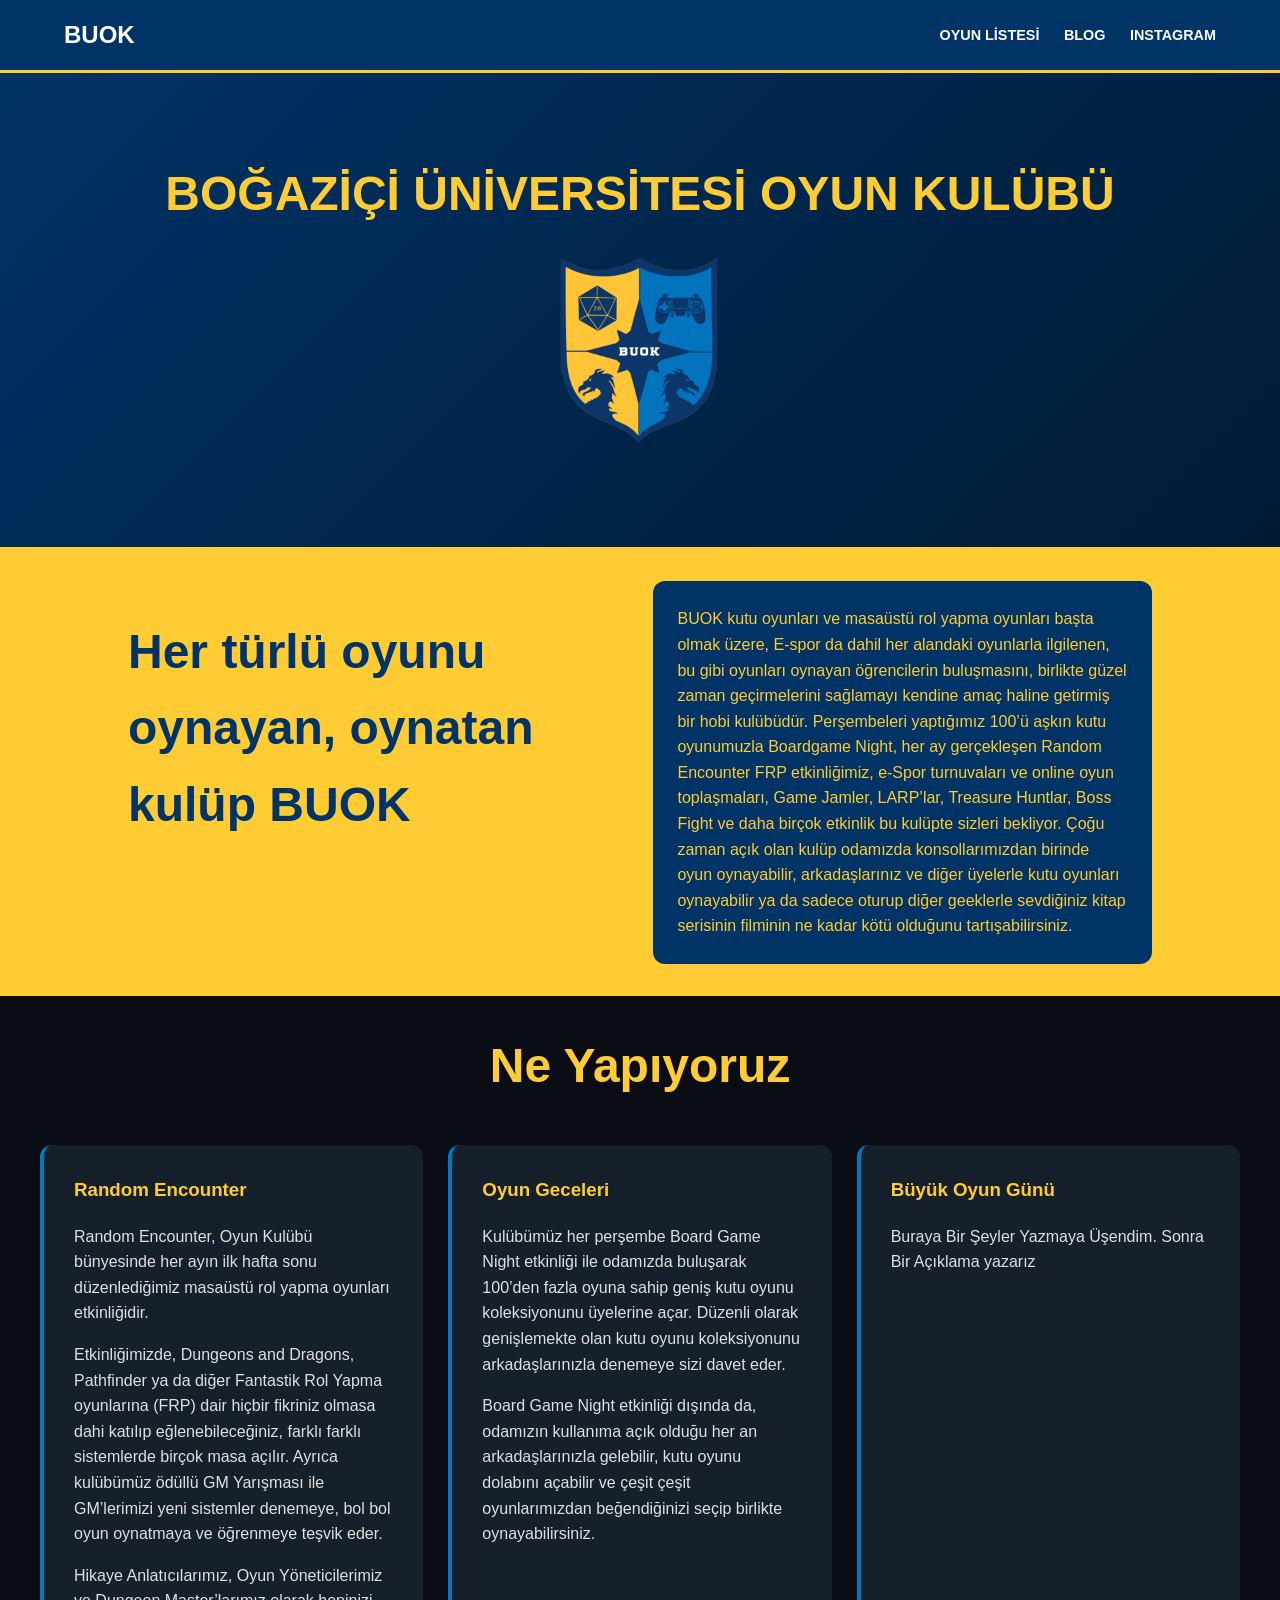
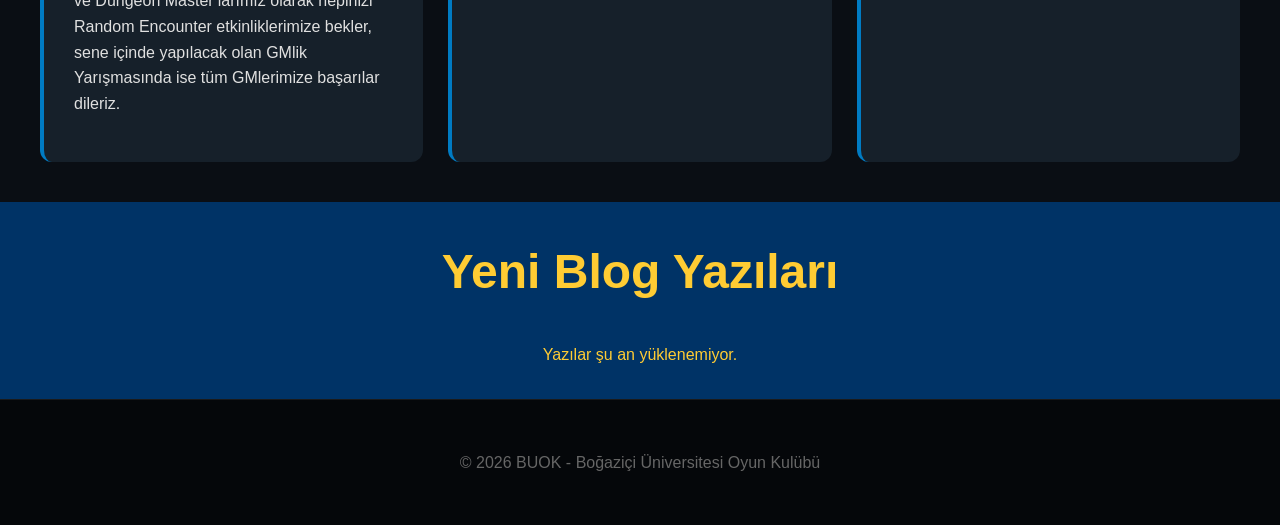
<file: index.html>
<!DOCTYPE html>
<html lang="en">
<head>
    <meta charset="UTF-8">
    <meta name="viewport" content="width=device-width, initial-scale=1.0">
    <title>BUOK | Boğaziçi Üniversitesi Oyun Kulübü</title>
    <style>
        :root {
            --deep-navy: #003366;   /* Logo Border/Star */
            --gold: #FFCC33;        /* Logo Yellow */
            --bright-blue: #007BC3; /* Logo Blue */
            --bg-dark: #0a0e14;     /* Deep Dark background */
            --card-bg: #16202a;     /* Slightly lighter dark for cards */
            --text-light: #e0e0e0;
        }

        /*Gövde ile ilgili default ayarlar*/
        body { 
            font-family: 'Segoe UI', Roboto, Helvetica, Arial, sans-serif;
            background-color: var(--bg-dark);
            color: var(--text-light);
            margin: 0;
            line-height: 1.6;
        }

        /*Navigasyon*/
        nav {
            background: var(--deep-navy);
            padding: 1rem 5%;
            position: sticky;
            display: flex;
            justify-content: space-between;
            align-items: center;
            border-bottom: 3px solid var(--gold);
            top: 0;
            z-index: 1000;
        }

        .nav-links a {
            margin-left: 20px;
            text-decoration: none;
            color: white; /*Bunun rengi altın rengine de değiştirebiliriz*/
            font-weight: bold;
            font-size: 0.9rem;
            transition: var(--gold) 0.3s ease; /*İmleç linke geldiğinde rengi değişsin*/
        }

        /*Renk değişimindeki renk (neden transition'da yapamadığımı ben de bilmiyorum)*/
        a:hover { color: var(--gold)}

        /*Bütün titlelar merkeze eşlenmiş olması lazım*/
        .title {text-align: center}

        h1 { color: var(--gold); font-size: 3rem; margin-bottom: 0; }

        /*BUOK logosunun linki navigasyondaki diğer linklerden farklı bir tasarımı var*/
        .logo-link {
            text-decoration: none; 
            color: white; 
            transition: color 0.3s ease;
            display: inline-block;
        }

        /*Hakkımızda Kısmı*/
        .hakkimizda {
            background-color: var(--gold);
            color: var(--deep-navy);
            display: grid;
            grid-template-columns: repeat(auto-fit, minmax(300px, 1fr));
            gap: 25px;
            padding: 2rem 10%;
        }

        /*Ne Yapıyoruz Kısmı*/
        .neyapiyoruz {
            max-width: 1200px;
            margin: 40px auto;
            display: grid;
            grid-template-columns: repeat(auto-fit, minmax(300px, 1fr));
            gap: 25px;
            padding: 0 20px;
        }

        /*Ne Yapıyoruz ve Blog kısmındaki kartların tasarımı*/
        .card {
            background: var(--card-bg);
            padding: 30px;
            border-radius: 12px;
            border-left: 4px solid var(--bright-blue);
            transition: all 0.3s ease;
        }

        /*İmleç Kartların üstüne geldiği zaman hareketi*/
        .card:hover {
            transform: translateY(-10px);
            border-left: 4px solid var(--gold);
            box-shadow: 0 10px 30px rgba(0,0,0,0.5);
        }

        /*Kartın içindeki h3'ler yukarıda ve altın renginde olsun*/
        .card h3 { color: var(--gold); margin-top: 0; }

        /*Blogtaki kartlar, diğer kartlardan farklı arkaplana ve birbirleri arasında daha az mesafeye ihtiyacı var*/
        /*Buna sol sınırının renkli olmasına pek gerek olmadığını düşündüm ama buradan eklenebilir.*/
        .blog > .card{
            background: var(--bright-blue);
            border-left: none;
            margin: 30px;
        }

        /*Standart olarak kabul ettiğim buton Kayıt kısmında yer alan gibi düşündüm*/
        /*Sonra onda da oynamalar yaptım ama kodu çok eşelemek istemediğim için duruyor*/
        .btn {
            display: inline-block;
            margin-top: 20px;
            padding: 12px 25px;
            background: var(--bright-blue);
            color: white;
            border-radius: 5px;
            text-decoration: none;
            font-weight: bold;
            transition: background 0.3s;
        }

        .btn:hover { background: #005f96; }

        .blog > .btn:hover {background: var(--gold);}
        
        /*Fotoğraf Albümünden Örnekler*/
        .photo-album{
            background-color: var(--deep-navy);
            display: flex;
            flex-wrap: wrap;
            justify-content: center;
        }

        footer {
            text-align: center;
            padding: 50px;
            background: #05070a;
            color: #666;
            border-top: 1px solid #1a1a1a;
        }

        @media screen and (max-width: 768px) {
            .hakkimizda > h1 {
                text-align: center;
            }
}
    </style>
</head>
<body>

<nav>
    <div class="logo-container" style = "display: flex; align-items: center;">
        <span style="font-size: 1.5rem; font-weight: 900;"><a href="index.html" class="logo-link">BUOK</a></span>
    </div>
    <div class="nav-links">
        <a href="https://boardgamegeek.com/collection/user/BUOK">OYUN LİSTESİ</a>
        <a href="blog.html">BLOG</a>
        <a href="https://www.instagram.com/boun_buok/">INSTAGRAM</a>
    </div>
</nav>

<!--Etkinlik Kayıt Kısmı-->
<!--Burayı sonradan yapmıştım o yüzden style'lar böyle görünüyor.-->
<!--Biraz kötü görünüyor olabilir, kusuruma bakmayın-->
<header id="registration-section" style="background-color: var(--card-bg); padding: 2rem 5%; border-bottom: 3px solid var(--bright-blue); display: none;">
    <h2 style="color: var(--gold); text-align: center; margin-top: 0;">Etkinlik Kayıt Formu</h2>
    
    <div id="event-selector-container" style="max-width: 600px; margin: 0 auto 20px;">
        <label><strong>Etkinlik Seçin:</strong></label>
        <select id="event-select" onchange="updateGroupOptions()" style="width:100%; padding:10px; border-radius:5px; background:#0a0e14; color:white; border:1px solid var(--gold);"></select>
    </div>

    <div id="registration-form" style="max-width: 600px; margin: 0 auto; display: grid; gap: 15px;">
        <div>
            <label><strong>Masa / Grup Seçin:</strong></label>
            <select id="group-select" onchange="showGroupDescription()" style="width:100%; padding:10px; border-radius:5px; background:#0a0e14; color:white; border:1px solid var(--gold);"></select>
        </div>

        <div id="group-desc-box" style="display: none;">
            <strong>Oyun Açıklaması:</strong>
            <p id="group-desc-text" style="font-size: 0.9rem; padding: 10px; margin-top: 5px; color: #e0e0e0; background-color: var(--bg-dark); border-radius: 5px; border:1px solid var(--gold)"></p>
        </div>

        <strong>Oyuncu Bilgileri:</strong>
        <input type="text" id="name" placeholder="Ad Soyad" required style="padding:10px; border-radius:5px;">
        <input type="text" id="phone" placeholder="Telefon Numarası" required style="padding:10px; border-radius:5px;">
        <select id="entry" style="padding:10px; border-radius:5px;">
            <option value="">Okula Giriş Yetkiniz Var mı?</option>
            <option value="Evet">Evet (Öğrenci/Mezun)</option>
            <option value="Hayır">Hayır (Dış Katılımcı)</option>
        </select>
        <textarea id="notes" placeholder="Karakter Tercihleriniz veya Notlar" style="padding:10px; border-radius:5px;"></textarea>
        
        <button class="btn" onclick="submitRegistration()" style="width:100%;">KAYDOL</button>
    </div>
</header>

<script>
    // Sunucuya sürekli erişimimiz olmayacağı için veri saklama ve değişimler Google Sheets'ten yapmayı düşünüyorum.
    const SCRIPT_URL = "https://script.google.com/macros/s/AKfycbynNlPBLxGrKs2IEcsVzAMTJJzG9_WPa0bdIHWiG-2_xpnqlUoypH0u_wL_GFSHPwQj6A/exec";
    let allEvents = [];

    // Veriyi linkten çek
    async function fetchEvents() {
        try {
            const res = await fetch(`${SCRIPT_URL}?action=getEvents`);
            allEvents = await res.json();
            
            if (allEvents.length > 0) {
                document.getElementById('registration-section').style.display = 'block';
                populateEvents();
            }
        } catch (e) { console.error("Veri yüklenemedi"); }
    }

    // Çekilen etkinlikleri  event-select üzerinden göster
    function populateEvents() {
        const evSelect = document.getElementById('event-select');
        evSelect.innerHTML = allEvents.map(ev => `<option value="${ev.id}">${ev.name} (${ev.date})</option>`).join('');
        updateGroupOptions();
    }

    // Her etkinliğin gruplarını group-select'de göster:
    function updateGroupOptions() {
        const evId = document.getElementById('event-select').value;
        const event = allEvents.find(e => e.id == evId);
        const groupSelect = document.getElementById('group-select');
        
        groupSelect.innerHTML = '<option value="">Masa Seçiniz...</option>' + 
            event.groups.map(g => {
                const isFull = g.players && g.players.length >= g.capacity; 
                return `<option value="${g.id}" ${isFull ? 'disabled' : ''}>
                    ${g.gname} - ${g.gm} (${g.players ? g.players.length : 0}/${g.capacity}) ${isFull ? '[DOLDU]' : ''}
                </option>`;
            }).join('');
        
        showGroupDescription();
    }

    // Her grubun açıklamasını göster
    // Önceki selectlerden farklı olarak sadece tek bir şey göstermesi ve p şeklinde görünmesi gerekiyor
    function showGroupDescription() {
        const evId = document.getElementById('event-select').value;
        const groupId = document.getElementById('group-select').value;
        const descBox = document.getElementById('group-desc-box');
        const descText = document.getElementById('group-desc-text');

        if (!groupId) {
            descBox.style.display = 'none';
            return;
        }

        const event = allEvents.find(e => e.id == evId);
        const group = event.groups.find(g => g.id === groupId);

        if (group && group.description) {
            descText.innerText = group.description;
            descBox.style.display = 'block';
        } else {
            descBox.style.display = 'none';
        }
    }

    //Yazılan her şeyi 
    async function submitRegistration() {
        const eventId = document.getElementById('event-select').value;
        const groupId = document.getElementById('group-select').value;

        const pName = document.getElementById('name').value;
        const pPhone = document.getElementById('phone').value;
        const pEntry = document.getElementById('entry').value;
        const pChoices = document.getElementById('notes').value;

        // Validation
        if(!pName || !pPhone || !groupId) {
            alert("Lütfen tüm zorunlu alanları doldurun.");
            return;
        }

        const playerData = {
            name: pName,
            phone: pPhone,
            entry: pEntry,
            notes: pChoices 
        };

        if(!confirm("Kaydolmak istediğinize emin misiniz?")) return;

        try {
            const response = await fetch(SCRIPT_URL, {
                method: "POST",
                headers: {
                    "Content-Type": "text/plain;charset=utf-8",
                },
                body: JSON.stringify({
                    action: "registerPlayer",
                    eventId: eventId,
                    groupId: groupId,
                    playerData: playerData
                })
            });

            // Google Apps Script POST isteklerinde redirect yaptığı için
            // yanıt bazen doğrudan JSON olmayabilir.
            const result = await response.json();

            if (result.success) {
                alert("Başarıyla kaydoldunuz!");
                location.reload();
            } else {
                alert("Hata: " + result.message);
            }
        } catch (e) { // Sürekli CORS engeli ile karşılaştığım için böyle bir şey eklendim. Belki bunu kaldırabilirim.
            console.error("Detaylı Hata:", e);
            alert("Bağlantı hatası veya CORS engeli oluştu. Lütfen Google Script ayarlarını kontrol edin.");
        }
    }

    // Normalde burası Blog kısmının altında olacaktı ama veri çekmeyi aynı anda yapması için bu fonksiyonu buraya ekledim.
    async function fetchLatestBlogs() {
        try {
            const res = await fetch(`${SCRIPT_URL}?action=getBlogs`);
            const blogs = await res.json();
            
            //En son 3 blog. İstenirse sayısı arttırılır.
            const latestBlogs = blogs.slice(-3).reverse(); 

            const container = document.getElementById('latest-blog-container');
            
            if (latestBlogs.length === 0) {
                container.innerHTML = '<p style="text-align: center; color: var(--gold);">Henüz yayınlanmış bir yazı bulunmuyor.</p>';
                return;
            }

            container.innerHTML = latestBlogs.map(blog => `
                <div class="card" style="background: var(--bright-blue); border-left: none; margin: 10px; display: flex; flex-direction: column;">
                    <h3 style="color: white;">${blog.title}</h3>
                    <h4 style="color: var(--gold); margin-top: 0;">${blog.author} - ${blog.date}</h4>
                    <p style="color: white; margin-top: 0; flex-grow: 1;">${blog.summary}</p>
                    <a href="blog_page.html?id=${blog.id}" class="btn" style="background: var(--deep-navy); align-self: flex-start;">DEVAMINI OKU</a>
                </div>
            `).join('');
        } catch (e) {
            console.error("Bloglar yüklenirken hata oluştu:", e);
            document.getElementById('latest-blog-container').innerHTML = '<p style="text-align: center; color: var(--gold);">Yazılar şu an yüklenemiyor.</p>';
        }
    }

    async function fetchFeaturedGame() {
        try {
            const res = await fetch(`${SCRIPT_URL}?action=getSelectedGame`);
            const game = await res.json();
            
            if (game && game.name) {
                document.getElementById('feat-game-name').innerText = game.name;
                document.getElementById('feat-game-size').innerText = game.size;
                document.getElementById('feat-game-description').innerText = game.description;
                document.getElementById('feat-game-duration').innerText = game.duration;
                document.getElementById('feat-game-difficulty').innerText = game.difficulty;
                
                // Make the section visible
                document.getElementById('featured-game-section').style.display = 'block';
            }
        } catch (e) {
            console.error("Öne çıkan oyun yüklenemedi:", e);
        }
    }

    window.onload = () => {
        fetchEvents();     
        fetchLatestBlogs();
        fetchFeaturedGame();
    };
</script>

<div class="welcome" style="background: linear-gradient(135deg, var(--deep-navy) 0%, #001a33 100%); padding: 50px 5%; border-bottom: 2px solid var(--gold);">
    <h1 class="title">BOĞAZİÇİ ÜNİVERSİTESİ OYUN KULÜBÜ</h1>
    <img src="buokneo.png" style="display: block; max-width: 200px; margin-left: auto; margin-right: auto; padding-top: 15px; padding-bottom: 50px;">
</div>

<!--Buranın dar ekranlarda görünüşünü beğenmediğim. Belki değiştirilmesi gerekebilir.-->
<div class="hakkimizda">
    <div><h1 style="color: var(--deep-navy);">Her türlü oyunu oynayan, oynatan kulüp BUOK</h1></div>
    <div style="background-color: var(--deep-navy); color: var(--gold); padding: 5%; border-radius: 12px;">BUOK kutu oyunları ve masaüstü rol yapma oyunları başta olmak üzere, E-spor da dahil her alandaki oyunlarla ilgilenen, bu gibi oyunları oynayan öğrencilerin buluşmasını, birlikte güzel zaman geçirmelerini sağlamayı kendine amaç haline getirmiş bir hobi kulübüdür. Perşembeleri yaptığımız 100’ü aşkın kutu oyunumuzla Boardgame Night, her ay gerçekleşen Random Encounter FRP etkinliğimiz, e-Spor turnuvaları ve online oyun toplaşmaları, Game Jamler, LARP’lar, Treasure Huntlar, Boss Fight ve daha birçok etkinlik bu kulüpte sizleri bekliyor. Çoğu zaman açık olan kulüp odamızda konsollarımızdan birinde oyun oynayabilir, arkadaşlarınız ve diğer üyelerle kutu oyunları oynayabilir ya da sadece oturup diğer geeklerle sevdiğiniz kitap serisinin filminin ne kadar kötü olduğunu tartışabilirsiniz. </div>
</div>

<!--Tabii ki daha fazla etkinliğimiz ve daha uygun açıklamalarımız olacaktır.-->
<h1 class="title">Ne Yapıyoruz</h1>
<div class="neyapiyoruz">
    <div class="card">
        <h3>Random Encounter</h3>
        <p>Random Encounter, Oyun Kulübü bünyesinde her ayın ilk hafta sonu düzenlediğimiz masaüstü rol yapma oyunları etkinliğidir.
        <p>Etkinliğimizde, Dungeons and Dragons, Pathfinder ya da diğer Fantastik Rol Yapma oyunlarına (FRP) dair hiçbir fikriniz olmasa dahi katılıp eğlenebileceğiniz, farklı farklı sistemlerde birçok masa açılır. Ayrıca kulübümüz ödüllü GM Yarışması ile GM’lerimizi yeni sistemler denemeye, bol bol oyun oynatmaya ve öğrenmeye teşvik eder.</p>
        <p>Hikaye Anlatıcılarımız, Oyun Yöneticilerimiz ve Dungeon Master’larımız olarak hepinizi Random Encounter etkinliklerimize bekler, sene içinde yapılacak olan GMlik Yarışmasında ise tüm GMlerimize başarılar dileriz.</p>
    </div>

    <div class="card">
        <h3>Oyun Geceleri</h3>
        <p>Kulübümüz her perşembe Board Game Night etkinliği ile odamızda buluşarak 100’den fazla oyuna sahip geniş kutu oyunu koleksiyonunu üyelerine açar. Düzenli olarak genişlemekte olan kutu oyunu koleksiyonunu arkadaşlarınızla denemeye sizi davet eder.</p>
        <p>Board Game Night etkinliği dışında da, odamızın kullanıma açık olduğu her an arkadaşlarınızla gelebilir, kutu oyunu dolabını açabilir ve çeşit çeşit oyunlarımızdan beğendiğinizi seçip birlikte oynayabilirsiniz.</p>
    </div>

    <div class="card">
        <h3>Büyük Oyun Günü</h3>
        <p>Buraya Bir Şeyler Yazmaya Üşendim. Sonra Bir Açıklama yazarız</p>
    </div>
</div>

<h1 class="title" style="margin-top: 25px; padding-top: 2.5%; background-color: var(--deep-navy); color: var(--gold)">Yeni Blog Yazıları</h1>
<div class="blog" id="latest-blog-container" style="background: var(--deep-navy); margin-top: 0px; padding: 15px; display: grid; grid-template-columns: repeat(auto-fit, minmax(300px, 1fr)); gap: 20px;">
    <p style="text-align: center; color: var(--gold);">Blog yazıları yükleniyor...</p>
</div>

<div id="featured-game-section" style="display: none; max-width: 1200px; margin: 40px auto; padding: 0 20px;">
    <h1 class="title">Öne Çıkan Oyun<br></h1>
    <div class="card" style="border-left: 4px solid var(--gold); display: flex; flex-direction: column; gap: 10px;">
        <div style="display: flex; justify-content: space-between; align-items: baseline; flex-wrap: wrap;">
            <h2 id="feat-game-name" style="color: var(--gold); margin: 0;"></h2>
        </div>
        <p id="feat-game-description" style="font-style: italic; color: #bbb;"></p>
        <div style="display: grid; grid-template-columns: repeat(auto-fit, minmax(150px, 1fr)); gap: 10px; margin-top: 10px; font-size: 0.85rem; border-top: 1px solid #333; padding-top: 10px;">
            <div><strong>Oyuncu Sayısı:</strong> <span id="feat-game-size"></span></div>
            <div><strong>Süre:</strong> <span id="feat-game-duration"></span></div>
            <div><strong>Zorluk:</strong> <span id="feat-game-difficulty"></span></div>
        </div>
    </div>
</div>

<footer>
    © 2026 BUOK - Boğaziçi Üniversitesi Oyun Kulübü
</footer>

</body>
</html>
</file>
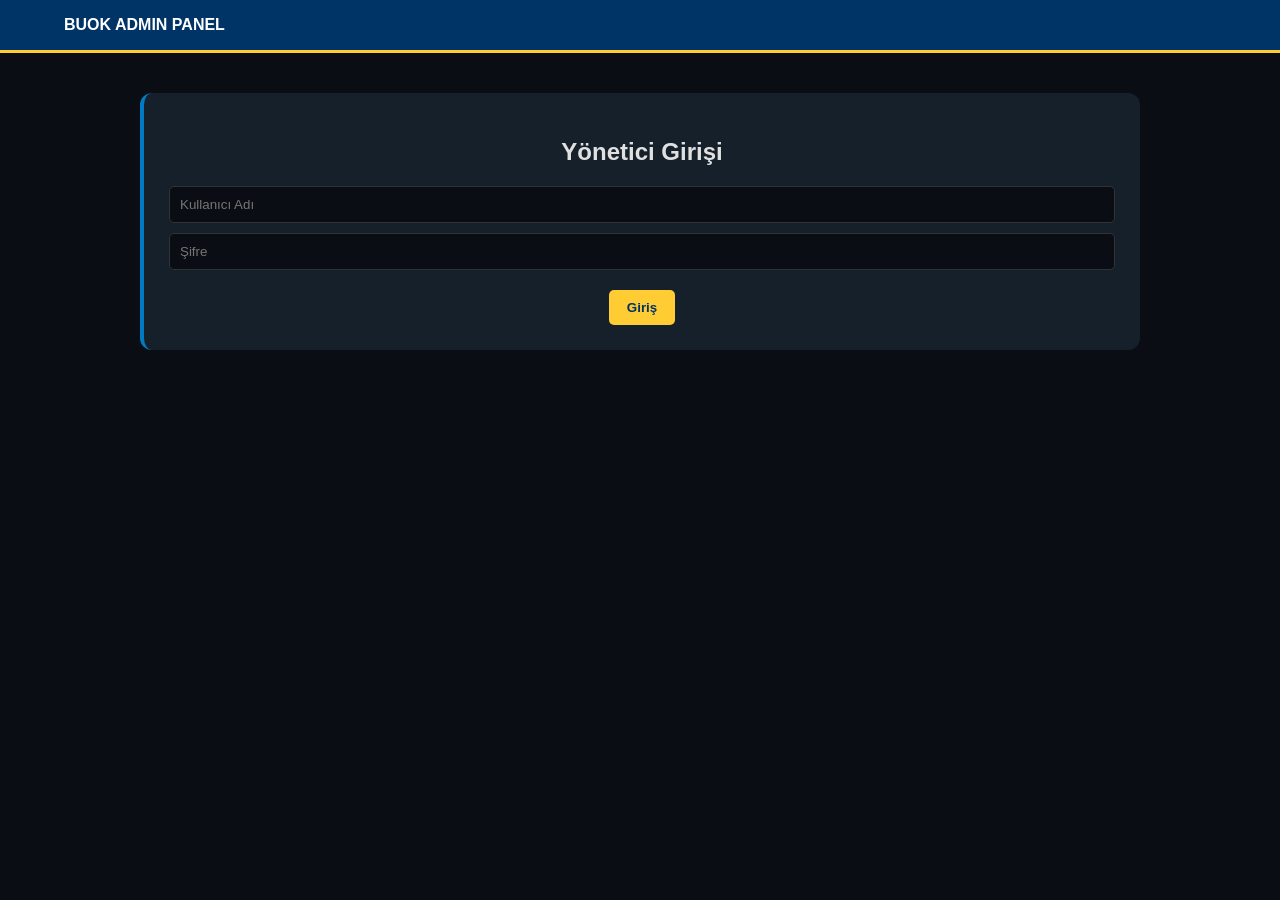
<file: admin.html>
<!DOCTYPE html>
<html lang="en">
<head>
    <meta charset="UTF-8">
    <meta name="viewport" content="width=device-width, initial-scale=1.0">
    <link href="https://cdn.quilljs.com/1.3.6/quill.snow.css" rel="stylesheet">
    <script src="https://cdn.quilljs.com/1.3.6/quill.min.js"></script>
    <title>BUOK Admin</title>
    <style>
        :root {
            --deep-navy: #003366; --gold: #FFCC33; --bright-blue: #007BC3;
            --bg-dark: #0a0e14; --card-bg: #16202a; --text-light: #e0e0e0;
        }
        body { font-family: 'Segoe UI', sans-serif; background: var(--bg-dark); color: var(--text-light); margin: 0; padding-bottom: 50px; }
        nav { background: var(--deep-navy); padding: 1rem 5%; border-bottom: 3px solid var(--gold); display: flex; justify-content: space-between; }
        .container { max-width: 1000px; margin: 40px auto; padding: 0 20px; }
        .admin-card { background: var(--card-bg); padding: 25px; border-radius: 12px; border-left: 4px solid var(--bright-blue); margin-bottom: 25px; }
        
        .form-grid { display: grid; grid-template-columns: 1fr 1fr; gap: 15px; margin-bottom: 15px; }
        label { display: block; margin-bottom: 5px; color: var(--gold); font-size: 0.8rem; font-weight: bold; }
        input, textarea, select { width: 100%; padding: 10px; background: #0a0e14; border: 1px solid #333; color: white; border-radius: 5px; box-sizing: border-box; }
        
        .btn { background: var(--bright-blue); color: white; padding: 10px 18px; border: none; border-radius: 5px; cursor: pointer; font-weight: bold; transition: 0.3s; }
        .btn:hover { opacity: 0.8; }
        .btn-gold { background: var(--gold); color: var(--deep-navy); margin-top: 10px;}
        .btn-danger { background: #b30000; }

        .group-entry { background: #1c2a38; padding: 15px; border-radius: 8px; margin-top: 10px; border-left: 3px solid var(--gold); }
        .player-row { font-size: 0.85rem; padding: 5px; border-bottom: 1px solid #333; }
        
        #login-state, #dashboard-state { display: none; }

        #loading-overlay {
            position: fixed;
            top: 0;
            left: 0;
            width: 100%;
            height: 100%;
            background: rgba(10, 14, 20, 0.5); 
            display: flex;
            flex-direction: column;
            justify-content: center;
            align-items: center;
            z-index: 9999;
            display: none;
        }

        .spinner {
            width: 50px;
            height: 50px;
            border: 5px solid var(--deep-navy);
            border-top: 5px solid var(--gold);
            border-radius: 50%;
            animation: spin 1s linear infinite;
            margin-bottom: 15px;
        }

        @keyframes spin {
            0% { transform: rotate(0deg); }
            100% { transform: rotate(360deg); }
        }

        .loading-text {
            color: var(--gold);
            font-weight: bold;
            font-size: 1.1rem;
            letter-spacing: 1px;
        }
    </style>
</head>
<body>
    <div id="loading-overlay">
        <div class="spinner"></div>
        <div class="loading-text">GOOGLE SHEETS'DEN VERİLER ÇEKİLİYOR...</div>
    </div>

<nav>
    <div style="font-weight: 900; color: white;">BUOK ADMIN PANEL</div>
    <div id="nav-actions"></div>
</nav>

<div class="container">
    <div id="login-state">
        <div class="admin-card" style="text-align: center;">
            <h2>Yönetici Girişi</h2>
            <input type="text" id="admin-user" placeholder="Kullanıcı Adı" style="margin-bottom:10px">
            <input type="password" id="admin-pass" placeholder="Şifre" style="margin-bottom:10px">
            <button class="btn btn-gold" onclick="attemptLogin()">Giriş</button>
        </div>
    </div>

    <div id="dashboard-state">
        <div class="admin-card">
            <h2>1. Etkinlik Ekle/Düzenle</h2>
            <div class="form-grid">
                <div>
                    <label>Etkinlik Adı</label>
                    <input type="text" id="ev-name" placeholder="Örn: Random Encounter #5">
                </div>
                <div>
                    <label>Tarih</label>
                    <input type="date" id="ev-date">
                </div>
            </div>
            <button class="btn" onclick="saveEvent()">Etkinliği Kaydet</button>
        </div>

        <h2>2. Mevcut Etkinlikler ve Gruplar</h2>
        <div id="event-list"></div>

        <div class="admin-card">
        <h2>3. Blog Yazısı Ekle</h2>
            <div class="form-grid">
                <div>
                    <label>Başlık</label>
                    <input type="text" id="blog-title" placeholder="Yazı Başlığı">
                </div>
                <div>
                    <label>Yazar</label>
                    <input type="text" id="blog-author" placeholder="Yazar">
                </div>
            </div>
            <label>Özet (Kartta görünecek kısa metin)</label>
            <textarea id="blog-summary" rows="2" style="margin-bottom:15px"></textarea>
            
            <label>Tam İçerik</label>
            <div id="editor-container" style="height: 300px; background: white; color: black; border-radius: 5px;"></div>
            <input type="hidden" id="blog-content">
            
            <button class="btn btn-gold" onclick="saveBlog()">Blog Yazısını Kaydet</button>
        </div>

        <h2>4. Mevcut Blog Yazıları</h2>
            <div id="admin-blog-list"></div>

        <div class="admin-card">
            <h2>5. Öne Çıkarılan Oyunu Düzenle</h2>
                <div class="form-grid">
                    <div>
                        <label>Oyunun İsmi</label>
                        <input type="text" id="game-name" placeholder="e.g. Twilight Imperium">
                    </div>
                    <div>
                        <label>Kaç Kişilik</label>
                        <input type="text" id="game-size" placeholder="4-6 Kişilik">
                    </div>
                </div>
                <div class="form-grid">
                    <div>
                        <label>Oynanış Süresi</label>
                        <input type="text" id="game-duration" placeholder="e.g. 30 Dakika">
                    </div>
                    <div>
                        <label>Zorluk Seviyesi</label>
                        <input type="text" id="game-difficulty" placeholder="e.g. Coughing Baby">
                    </div>
                </div>
                <label>Açıklama</label>
                <textarea id="game-description" rows="2" style="margin-bottom:15px"></textarea>
                
                <button class="btn btn-gold" onclick="saveSelectedGame()">Öne Çıkarılan Oyunu Kaydet</button>
            </div>
        </div>
    </div>
</div>

<script>
    let events = [];
    let blogs = [];
    let selectedGame = {};
    const SCRIPT_URL = "https://script.google.com/macros/s/AKfycbynNlPBLxGrKs2IEcsVzAMTJJzG9_WPa0bdIHWiG-2_xpnqlUoypH0u_wL_GFSHPwQj6A/exec";

    function showLoading(text) {
        const overlay = document.getElementById('loading-overlay');
        const textElement = document.querySelector('.loading-text');
        if (textElement) textElement.innerText = text;
        overlay.style.display = 'flex';
    }

    function hideLoading() {
        document.getElementById('loading-overlay').style.display = 'none';
    }

    let quill;

    document.addEventListener('DOMContentLoaded', () => {
        quill = new Quill('#editor-container', {
            theme: 'snow',
            modules: {
                toolbar: [
                    ['bold', 'italic', 'underline'],
                    [{ 'list': 'ordered'}, { 'list': 'bullet' }],
                    ['link', 'clean']
                ]
            }
        });
    });

    async function attemptLogin() {
        const u = document.getElementById('admin-user').value;
        const p = document.getElementById('admin-pass').value;
        
        showLoading("KİMLİK DOĞRULANIYOR...");
        try {
            const response = await fetch(SCRIPT_URL, {
                method: "POST",
                body: JSON.stringify({ 
                    action: "login", 
                    username: u, 
                    password: p 
                })
            });
            const result = await response.json();

            if (result.success) {
                sessionStorage.setItem('buok_auth', 'true');
                checkAuth();
            } else {
                alert("Hatalı kullanıcı adı veya şifre!");
            }
        } catch (e) {
            console.error(e);
            alert("Giriş hatası.");
        } finally {
            hideLoading();
        }
    }

    function checkAuth() {
        const isAuth = sessionStorage.getItem('buok_auth') === 'true';
        document.getElementById('login-state').style.display = isAuth ? 'none' : 'block';
        document.getElementById('dashboard-state').style.display = isAuth ? 'block' : 'none';
        if (isAuth) loadData();
    }

    async function loadData() {
        showLoading("VERİLER ÇEKİLİYOR...");
        try {
            const evRes = await fetch(`${SCRIPT_URL}?action=getEvents`);
            if (evRes.ok) events = await evRes.json();
    
            const blogRes = await fetch(`${SCRIPT_URL}?action=getBlogs`);
            if (blogRes.ok) blogs = await blogRes.json();
    
            const seGameRes = await fetch(`${SCRIPT_URL}?action=getSelectedGame`);
            if (seGameRes.ok) {
                selectedGame = await seGameRes.json();
                fillSelectedGameInputs(); // Add this line
            }
    
            renderAll();
        } catch (e) {
            console.error(e);
            alert("Veriler çekilemedi.");
        } finally {
            hideLoading();
        }
    }

    function fillSelectedGameInputs() {
        if (!selectedGame) return;
        document.getElementById('game-name').value = selectedGame.name || '';
        document.getElementById('game-size').value = selectedGame.size || '';
        document.getElementById('game-duration').value = selectedGame.duration || '';
        document.getElementById('game-difficulty').value = selectedGame.difficulty || '';
        document.getElementById('game-description').value = selectedGame.description || '';
    }

    async function sync(type = 'all') {
        showLoading("BULUTA KAYDEDİLİYOR...");
        
        try {
            if (type === 'events' || type === 'all') {
                await fetch(SCRIPT_URL, {
                    method: "POST",
                    body: JSON.stringify({ action: "updateEvents", data: events })
                });
            }

            if (type === 'blogs' || type === 'all') {
                await fetch(SCRIPT_URL, {
                    method: "POST",
                    body: JSON.stringify({ action: "updateBlogs", data: blogs })
                });
            }

            if (type === 'selectedGame' || type === 'all') {
                await fetch(SCRIPT_URL, {
                    method: "POST",
                    body: JSON.stringify({ action: "updateSelectedGame", data: selectedGame })
                });
            }

            renderAll();
            alert("Değişiklikler kaydedildi!");
        } catch (e) {
            console.error(e);
            alert("Kaydetme işlemi başarısız.");
        } finally {
            hideLoading();
        }
    }

    function renderAll() {
        renderEvents();
        renderBlogs();
    }

    function renderEvents() {
        const container = document.getElementById('event-list');
        container.innerHTML = '';

        if (events.length === 0) {
            container.innerHTML = `
                <div class="admin-card" style="text-align: center; border-left-color: #b30000;">
                    <h3 style="color: #b30000;">ETKİNLİK YOK</h3>
                    <p>Henüz bir etkinlik oluşturulmadı. Yukarıdaki formdan yeni bir etkinlik ekleyebilirsiniz.</p>
                </div>
            `;
            return;
        }

        events.forEach((ev, evIdx) => {
            const evCard = document.createElement('div');
            evCard.className = 'admin-card';
            evCard.style.borderLeftColor = 'var(--gold)';
            evCard.innerHTML = `
                <div style="display:flex; justify-content:space-between; align-items:center;">
                    <h3>${ev.name} <small>(${ev.date})</small></h3>
                    <button class="btn btn-danger" onclick="deleteEvent(${evIdx})">Sil</button>
                </div>
                <div id="groups-${evIdx}"></div>
                <div class="group-entry" style="border-left-color: var(--bright-blue); margin-top:20px;">
                    <label>Yeni Grup Ekle</label>
                    <div class="form-grid">
                        <input type="text" id="gname-${evIdx}" placeholder="Masa Adı">
                        <input type="text" id="gm-${evIdx}" placeholder="GM Adı">
                        <input type="text" id="phone-${evIdx}" placeholder="GM Telefon">
                        <input type="number" id="cap-${evIdx}" placeholder="Kapasite">
                    </div>
                    <textarea id="desc-${evIdx}" placeholder="Oyun Açıklaması" rows="2" style="margin-bottom:10px"></textarea>
                    <button class="btn btn-gold" onclick="addGroup(${evIdx})">+ Grubu Kaydet</button>
                </div>
            `;
            container.appendChild(evCard);
            renderGroups(evIdx);
        });
    }

    function renderGroups(evIdx) {
        const groupList = document.getElementById(`groups-${evIdx}`);
        groupList.innerHTML = '';
        events[evIdx].groups.forEach((g, gIdx) => {
            const gDiv = document.createElement('div');
            gDiv.className = 'group-entry';

            const isFull = g.players && g.players.length >= g.capacity;
            const statusText = isFull ? '<span style="color: #ff4444; font-weight: bold;"> [DOLDU]</span>' : '';
            
            const playerDetails = g.players.map(p => `
                <div class="player-row" style="border-bottom: 1px solid #444; padding: 5px 0;">
                    <span style="color: var(--gold)">${p.name}</span> | 
                    <span>${p.phone || 'No Phone'}</span> | 
                    <span>Okula Girebiliyor Mu: ${p.entry || 'Bilgi Yok'}</span> | 
                    <small style="font-style: italic; color: #bbb;">${p.notes || 'No Note'}</small>
                </div>
            `).join('') || '<div class="player-row">Henüz kimse yok</div>';

            gDiv.innerHTML = `
                <br><strong>${g.gname}</strong> ${statusText}
                <br>GM: ${g.gm} | ${g.gm_phone} | Kapasite: ${g.capacity}
                <div style="background:#0a0e14; padding:10px; margin-top:5px; border-radius:5px; font-size:0.8rem;">
                    <strong>Oyuncu Detayları:</strong>
                    ${playerDetails}
                </div>
                <button class="btn btn-danger" style="margin-top:5px; font-size:0.7rem;" onclick="deleteGroup(${evIdx}, ${gIdx})">Grubu Sil</button>
            `;
            groupList.appendChild(gDiv);
        });
    }

    function renderBlogs() {
        const container = document.getElementById('admin-blog-list');
        container.innerHTML = '';
        blogs.forEach((blog, idx) => {
            const card = document.createElement('div');
            card.className = 'admin-card';
            card.innerHTML = `
                <div style="display:flex; justify-content:space-between; align-items:center;">
                    <div>
                        <strong style="color:var(--gold)">${blog.title}</strong><br>
                        <small>${blog.author} | ${blog.date}</small>
                    </div>
                    <button class="btn btn-danger" onclick="deleteBlog(${idx})">Sil</button>
                </div>
            `;
            container.appendChild(card);
        });
    }

    function saveSelectedGame() {
        const name = document.getElementById('game-name').value;
        const size = document.getElementById('game-size').value;
        const duration = document.getElementById('game-duration').value;
        const difficulty = document.getElementById('game-difficulty').value;
        const description = document.getElementById('game-description').value;
    
        
        const newSelectedGame = {
            name,
            size,
            duration,
            difficulty,
            description,
        };

        selectedGame = newSelectedGame;
        sync('selectedGame');
    }


    function saveBlog() {
        const title = document.getElementById('blog-title').value;
        const author = document.getElementById('blog-author').value;
        const summary = document.getElementById('blog-summary').value;
        
        const content = quill.root.innerHTML; 
        
        if(!title || content === '<p><br></p>') return alert("Başlık ve içerik zorunludur.");

        const newBlog = {
            id: Date.now(),
            title,
            author,
            summary,
            content,
            date: new Date().toLocaleDateString('tr-TR'),
            published: true 
        };

        blogs.push(newBlog);
        sync('blogs');
        
        document.getElementById('blog-title').value = '';
        document.getElementById('blog-author').value = '';
        document.getElementById('blog-summary').value = '';
        quill.setContents([]);
    }

    function deleteBlog(idx) {
        if(confirm("Bu blog yazısını silmek istediğinize emin misiniz?")) {
            blogs.splice(idx, 1);
            sync('blogs');
        }
    }

    function saveEvent() {
        const name = document.getElementById('ev-name').value;
        const date = document.getElementById('ev-date').value;
        if(!name || !date) return alert("İsim ve tarih zorunludur.");
        events.push({ id: Date.now(), name, date, groups: [], published: true });
        sync('events');
    }

    function addGroup(evIdx) {
        const newGroup = {
            id: 'g' + Date.now(),
            gname: document.getElementById(`gname-${evIdx}`).value,
            gm: document.getElementById(`gm-${evIdx}`).value,
            gm_phone: document.getElementById(`phone-${evIdx}`).value,
            capacity: parseInt(document.getElementById(`cap-${evIdx}`).value) || 0,
            description: document.getElementById(`desc-${evIdx}`).value,
            players: []
        };
        events[evIdx].groups.push(newGroup);
        sync('events');
    }

    function deleteEvent(idx) { if(confirm("Silmek istiyor musunuz?")) { events.splice(idx, 1); sync('events'); } }
    function deleteGroup(evIdx, gIdx) { events[evIdx].groups.splice(gIdx, 1); sync('events'); }

    window.onload = checkAuth;
</script>
</body>
</html>
</file>
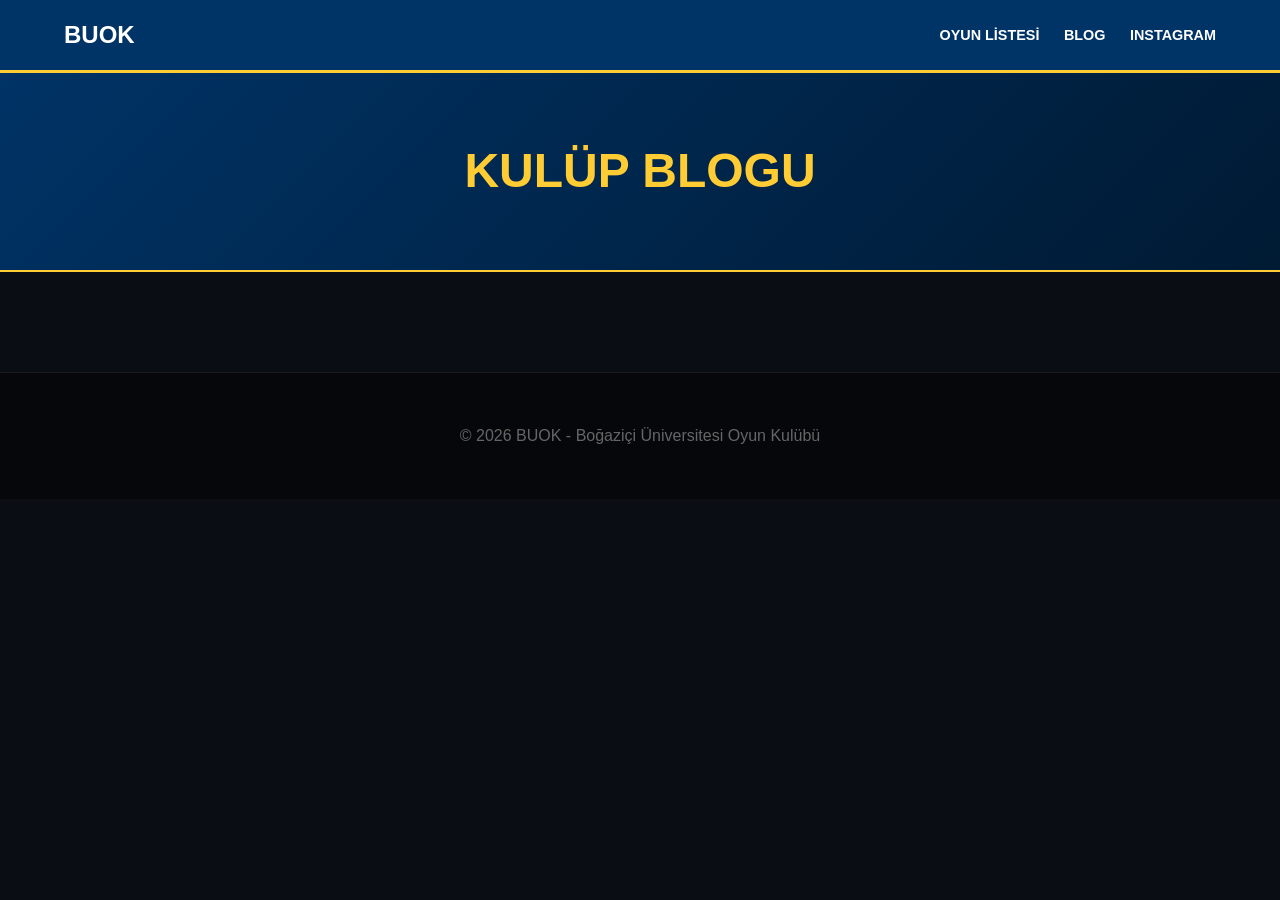
<file: blog.html>
<!DOCTYPE html>
<html lang="tr">
<head>
    <meta charset="UTF-8">
    <meta name="viewport" content="width=device-width, initial-scale=1.0">
    <title>Blog | BUOK</title>
    <style>
        :root {
            --deep-navy: #003366;   /* Logo Border/Star */
            --gold: #FFCC33;        /* Logo Yellow */
            --bright-blue: #007BC3; /* Logo Blue */
            --bg-dark: #0a0e14;     /* Deep Dark background */
            --card-bg: #16202a;     /* Slightly lighter dark for cards */
            --text-light: #e0e0e0;
        }

        body {
            font-family: 'Segoe UI', Roboto, Helvetica, Arial, sans-serif;
            background-color: var(--bg-dark);
            color: var(--text-light);
            margin: 0;
            line-height: 1.6;
        }

        /* Navigasyon*/
        nav {
            background: var(--deep-navy);
            padding: 1rem 5%;
            position: sticky;
            display: flex;
            justify-content: space-between;
            align-items: center;
            border-bottom: 3px solid var(--gold);
            top: 0;
            z-index: 1000;
        }

        .nav-links a {
            margin-left: 20px;
            text-decoration: none;
            color: white;
            font-weight: bold;
            font-size: 0.9rem;
            transition: color 0.3s ease;
        }

        .nav-links a:hover { color: var(--gold); }

        .logo-link {
            text-decoration: none; 
            color: white; 
            transition: color 0.3s ease;
            display: inline-block;
            font-size: 1.5rem;
            font-weight: 900;
        }

        /* Blog Welcome */
        .blog-welcome {
            background: linear-gradient(135deg, var(--deep-navy) 0%, #001a33 100%);
            padding: 60px 5%;
            border-bottom: 2px solid var(--gold);
            text-align: center;
        }

        .blog-welcome h1 {
            color: var(--gold);
            font-size: 3rem;
            margin: 0;
        }

        /* Blog Grid - .neyapiyoruz'un buradaki versiyonu */
        .blog-container {
            max-width: 1200px;
            margin: 40px auto;
            display: grid;
            grid-template-columns: repeat(auto-fit, minmax(320px, 1fr));
            gap: 25px;
            padding: 0 20px;
        }

        .blog-card {
            background: var(--card-bg);
            padding: 30px;
            border-radius: 12px;
            border-left: 4px solid var(--bright-blue);
            transition: all 0.3s ease;
            display: flex;
            flex-direction: column;
        }

        .blog-card:hover {
            transform: translateY(-10px);
            border-left: 4px solid var(--gold);
            box-shadow: 0 10px 30px rgba(0,0,0,0.5);
        }

        .blog-card h3 { 
            color: var(--gold); 
            margin-top: 0; 
            font-size: 1.6rem;
        }

        .blog-card .meta {
            color: var(--bright-blue);
            font-size: 0.85rem;
            font-weight: bold;
            margin-bottom: 15px;
            text-transform: uppercase;
        }

        .read-more-btn {
            display: inline-block;
            margin-top: auto;
            padding: 10px 20px;
            background: var(--bright-blue);
            color: white;
            border-radius: 5px;
            text-decoration: none;
            font-weight: bold;
            text-align: center;
            transition: background 0.3s;
        }

        .read-more-btn:hover { background: #005f96; }

        .logo-link {
            text-decoration: none; 
            color: white; 
            transition: color 0.3s ease;
            display: inline-block;
        }

        a:hover { color: var(--gold)}

        footer {
            text-align: center;
            padding: 50px;
            background: #05070a;
            color: #666;
            border-top: 1px solid #1a1a1a;
            margin-top: 60px;
        }
    </style>
</head>
<body>

<nav>
    <div class="logo-container">
        <a href="index.html" class="logo-link">BUOK</a>
    </div>
    <div class="nav-links">
        <a href="https://boardgamegeek.com/collection/user/BUOK">OYUN LİSTESİ</a>
        <a href="blog.html">BLOG</a>
        <a href="https://www.instagram.com/boun_buok/">INSTAGRAM</a>
    </div>
</nav>

<div class="blog-welcome">
    <h1>KULÜP BLOGU</h1>
</div>

<div class="blog-container" id="blog-list">
    </div>

<script>
    const SCRIPT_URL = "https://script.google.com/macros/s/AKfycbynNlPBLxGrKs2IEcsVzAMTJJzG9_WPa0bdIHWiG-2_xpnqlUoypH0u_wL_GFSHPwQj6A/exec";

    // Blog linklerini fetchle
    async function loadBlogs() {
        try {
            const res = await fetch(`${SCRIPT_URL}?action=getBlogs`);
            const blogs = await res.json();
            const container = document.getElementById('blog-list');
            
            container.innerHTML = blogs.map(blog => `
                <div class="blog-card">
                    <div class="meta">${blog.date} • ${blog.author}</div>
                    <h3>${blog.title}</h3>
                    <p>${blog.summary}</p>
                    <a href="blog_page.html?id=${blog.id}" class="read-more-btn">OKU</a>
                </div>
            `).join('');
        } catch (e) {
            console.error("Bloglar yüklenemedi", e);
        }
    }

    window.onload = loadBlogs;
</script>
<footer>
    © 2026 BUOK - Boğaziçi Üniversitesi Oyun Kulübü
</footer>

</body>
</html>
</file>
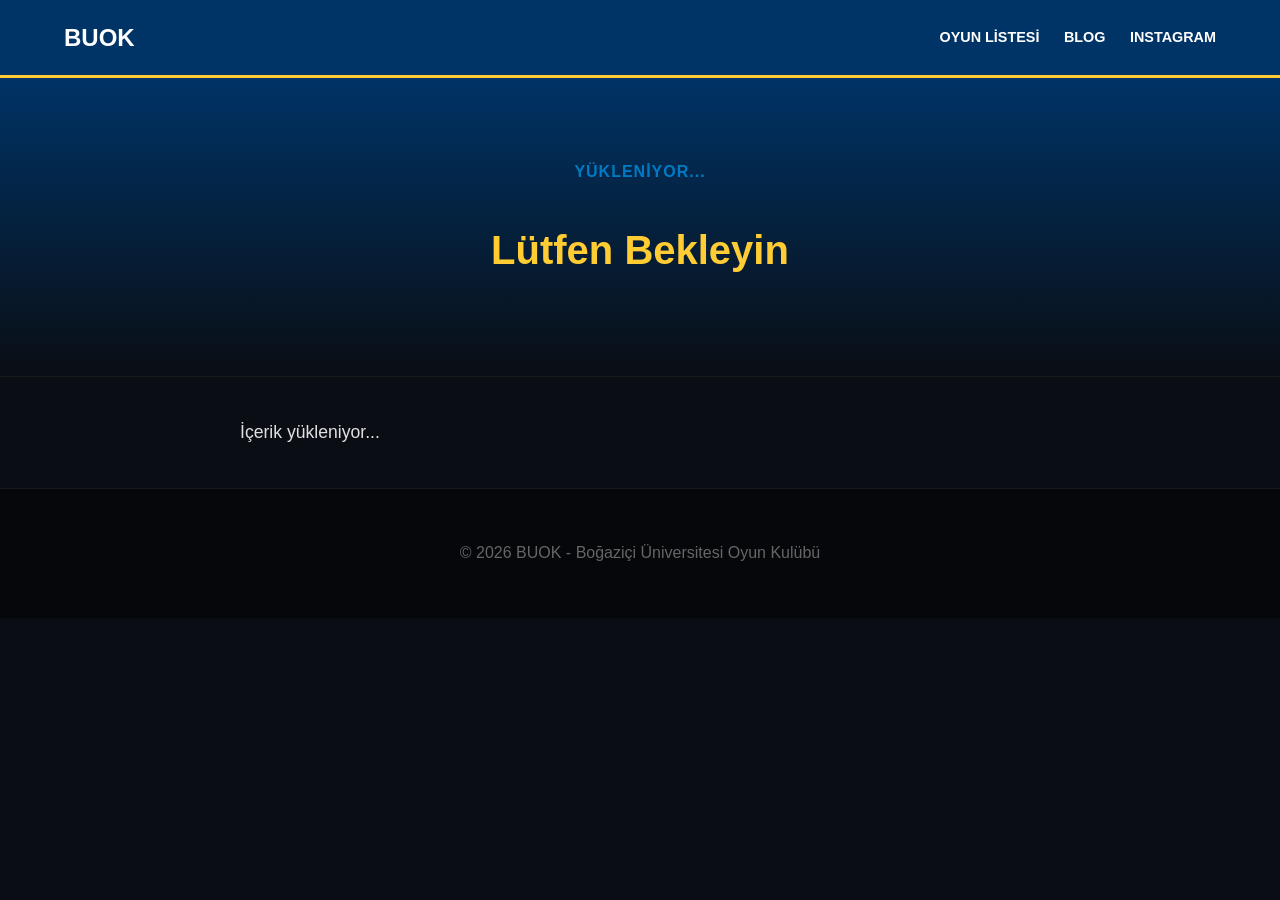
<file: blog_page.html>
<!DOCTYPE html>
<html lang="tr">
<head>
    <meta charset="UTF-8">
    <meta name="viewport" content="width=device-width, initial-scale=1.0">
    <title>Makale Başlığı | BUOK</title>
    <style>
        :root {
            --deep-navy: #003366;   /* Logo Border/Star */
            --gold: #FFCC33;        /* Logo Yellow */
            --bright-blue: #007BC3; /* Logo Blue */
            --bg-dark: #0a0e14;     /* Deep Dark background */
            --card-bg: #16202a;     /* Slightly lighter dark for cards */
            --text-light: #e0e0e0;  /* Standard text light */
        }

        body {
            font-family: 'Segoe UI', Roboto, Helvetica, Arial, sans-serif;
            background-color: var(--bg-dark);
            color: var(--text-light);
            margin: 0;
            line-height: 1.8;
        }

        nav {
            background: var(--deep-navy);
            padding: 1rem 5%;
            position: sticky;
            display: flex;
            justify-content: space-between;
            align-items: center;
            border-bottom: 3px solid var(--gold);
            top: 0;
            z-index: 1000;
        }

        .nav-links a {
            margin-left: 20px;
            text-decoration: none;
            color: white;
            font-weight: bold;
            font-size: 0.9rem;
            transition: color 0.3s ease;
        }
        
        .nav-links a:hover { color: var(--gold); }

        .logo-link {
            text-decoration: none; 
            color: white; 
            font-size: 1.5rem;
            font-weight: 900;
        }

        .article-header {
            background: linear-gradient(180deg, var(--deep-navy) 0%, var(--bg-dark) 100%);
            padding: 80px 10%;
            text-align: center;
            border-bottom: 1px solid #1a1a1a;
        }

        .article-header h1 {
            color: var(--gold);
            font-size: 2.5rem;
            margin-bottom: 10px;
            max-width: 800px;
            margin-left: auto;
            margin-right: auto;
        }

        .meta-info {
            color: var(--bright-blue);
            font-weight: bold;
            text-transform: uppercase;
            letter-spacing: 1px;
        }

        .article-content {
            max-width: 800px;
            margin: 40px auto;
            padding: 0 20px;
            font-size: 1.1rem;
        }

        .article-content p {
            margin-bottom: 25px;
        }

        .highlight-box {
            background: var(--card-bg);
            padding: 25px;
            border-left: 4px solid var(--bright-blue);
            border-radius: 8px;
            margin: 40px 0;
            font-style: italic;
        }

        .back-link {
            display: inline-block;
            margin-top: 40px;
            color: var(--gold);
            text-decoration: none;
            font-weight: bold;
            transition: 0.3s;
        }

        .back-link:hover { text-decoration: underline; }

        .logo-link {
            text-decoration: none; 
            color: white; 
            transition: color 0.3s ease;
            display: inline-block;
        }

        a:hover { color: var(--gold)}

        footer {
            text-align: center;
            padding: 50px;
            background: #05070a;
            color: #666;
            border-top: 1px solid #1a1a1a;
        }
    </style>
</head>
<body>

<nav>
    <div class="logo-container">
        <a href="index.html" class="logo-link">BUOK</a>
    </div>
    <div class="nav-links">
        <a href="https://boardgamegeek.com/collection/user/BUOK">OYUN LİSTESİ</a>
        <a href="blog.html">BLOG</a>
        <a href="https://www.instagram.com/boun_buok/">INSTAGRAM</a>
    </div>
</nav>

<header class="article-header">
    <div class="meta-info" id="post-meta">YÜKLENİYOR...</div>
    <h1 id="post-title">Lütfen Bekleyin</h1>
</header>

<main class="article-content" id="post-content">
    <p>İçerik yükleniyor...</p>
</main>

<script>
    const SCRIPT_URL = "https://script.google.com/macros/s/AKfycbynNlPBLxGrKs2IEcsVzAMTJJzG9_WPa0bdIHWiG-2_xpnqlUoypH0u_wL_GFSHPwQj6A/exec";

    // Makale Yükle
    async function loadArticle() {
        const params = new URLSearchParams(window.location.search);
        const postId = params.get('id');

        try {
            const res = await fetch(`${SCRIPT_URL}?action=getBlogs`);
            const blogs = await res.json();
            
            const post = blogs.find(b => b.id == postId);

            if (post) {
                document.title = `${post.title} | BUOK`;
                document.getElementById('post-title').innerText = post.title;
                document.getElementById('post-meta').innerText = `${post.date} • ${post.author}`;
                document.getElementById('post-content').innerHTML = post.content;
            } else {
                document.getElementById('post-title').innerText = "Yazı Bulunamadı";
            }
        } catch (e) {
            alert("Yazı yüklenirken hata oluştu.");
        }
    }

    window.onload = loadArticle;
</script>

<footer>
    © 2026 BUOK - Boğaziçi Üniversitesi Oyun Kulübü
</footer>

</body>
</html>
</file>
